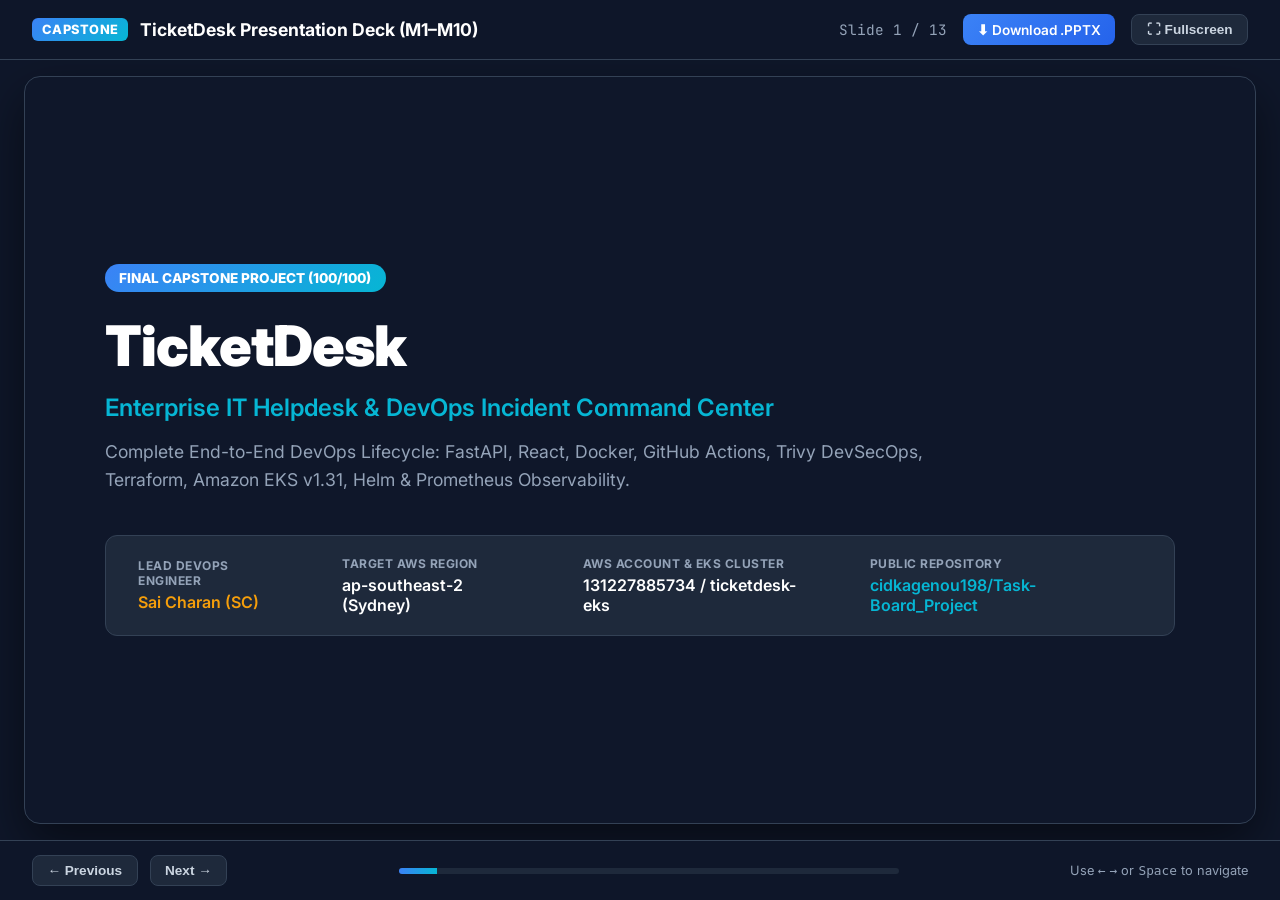
<file: docs/presentation/index.html>
<!DOCTYPE html>
<html lang="en">
<head>
  <meta charset="UTF-8">
  <meta name="viewport" content="width=device-width, initial-scale=1.0">
  <title>TicketDesk: DevOps Capstone Presentation (M1-M10)</title>
  <link rel="preconnect" href="https://fonts.googleapis.com">
  <link rel="preconnect" href="https://fonts.gstatic.com" crossorigin>
  <link href="https://fonts.googleapis.com/css2?family=Inter:wght@400;500;600;700;800&family=JetBrains+Mono:wght@400;500;600&display=swap" rel="stylesheet">
  <style>
    :root {
      --bg-dark: #0f172a;
      --card-bg: #1e293b;
      --card-border: #334155;
      --blue: #3b82f6;
      --cyan: #06b6d4;
      --emerald: #10b981;
      --amber: #f59e0b;
      --purple: #8b5cf6;
      --text-white: #ffffff;
      --text-light: #cbd5e1;
      --text-muted: #94a3b8;
    }

    * {
      box-sizing: border-box;
      margin: 0;
      padding: 0;
    }

    body {
      background: var(--bg-dark);
      color: var(--text-light);
      font-family: 'Inter', sans-serif;
      overflow: hidden;
      height: 100vh;
      width: 100vw;
      display: flex;
      flex-direction: column;
      user-select: none;
    }

    /* Top Bar */
    header {
      height: 60px;
      background: rgba(15, 23, 42, 0.9);
      backdrop-filter: blur(12px);
      border-bottom: 1px solid var(--card-border);
      display: flex;
      align-items: center;
      justify-content: space-between;
      padding: 0 2rem;
      z-index: 100;
    }

    .brand {
      display: flex;
      align-items: center;
      gap: 0.75rem;
    }

    .brand-badge {
      background: linear-gradient(135deg, var(--blue), var(--cyan));
      color: #fff;
      font-weight: 800;
      font-size: 0.8rem;
      padding: 0.25rem 0.6rem;
      border-radius: 6px;
      letter-spacing: 0.5px;
    }

    .brand-title {
      font-weight: 700;
      font-size: 1.1rem;
      color: var(--text-white);
    }

    .header-actions {
      display: flex;
      align-items: center;
      gap: 1rem;
    }

    .slide-counter {
      font-family: 'JetBrains Mono', monospace;
      font-size: 0.9rem;
      color: var(--text-muted);
    }

    .btn {
      background: var(--card-bg);
      border: 1px solid var(--card-border);
      color: var(--text-light);
      padding: 0.45rem 0.9rem;
      border-radius: 8px;
      font-size: 0.85rem;
      font-weight: 600;
      cursor: pointer;
      text-decoration: none;
      display: inline-flex;
      align-items: center;
      gap: 0.4rem;
      transition: all 0.2s;
    }

    .btn:hover {
      background: var(--card-border);
      color: #fff;
      border-color: var(--blue);
    }

    .btn-primary {
      background: linear-gradient(135deg, var(--blue), #2563eb);
      border: none;
      color: #fff;
    }

    .btn-primary:hover {
      background: linear-gradient(135deg, #2563eb, #1d4ed8);
      box-shadow: 0 4px 12px rgba(59, 130, 246, 0.4);
    }

    /* Deck Viewport */
    .deck-viewport {
      flex: 1;
      position: relative;
      overflow: hidden;
      display: flex;
      align-items: center;
      justify-content: center;
      padding: 1.5rem;
    }

    .slide {
      position: absolute;
      width: calc(100% - 3rem);
      max-width: 1400px;
      height: calc(100% - 2rem);
      max-height: 800px;
      background: var(--bg-dark);
      border: 1px solid var(--card-border);
      border-radius: 16px;
      padding: 2.5rem 3rem;
      display: flex;
      flex-direction: column;
      opacity: 0;
      visibility: hidden;
      transform: translateX(50px) scale(0.98);
      transition: all 0.35s cubic-bezier(0.16, 1, 0.3, 1);
      box-shadow: 0 20px 50px rgba(0, 0, 0, 0.5);
    }

    .slide.active {
      opacity: 1;
      visibility: visible;
      transform: translateX(0) scale(1);
    }

    .slide-tag {
      display: inline-block;
      font-family: 'JetBrains Mono', monospace;
      font-size: 0.75rem;
      font-weight: 700;
      text-transform: uppercase;
      letter-spacing: 1px;
      color: var(--cyan);
      background: rgba(6, 182, 212, 0.12);
      border: 1px solid rgba(6, 182, 212, 0.3);
      padding: 0.25rem 0.75rem;
      border-radius: 999px;
      width: fit-content;
      margin-bottom: 0.75rem;
    }

    .slide-title {
      font-size: 2rem;
      font-weight: 800;
      color: var(--text-white);
      margin-bottom: 0.35rem;
      letter-spacing: -0.5px;
    }

    .slide-subtitle {
      font-size: 1.05rem;
      color: var(--cyan);
      margin-bottom: 1.8rem;
    }

    /* Grid Layouts */
    .grid-3 {
      display: grid;
      grid-template-columns: repeat(3, 1fr);
      gap: 1.5rem;
      flex: 1;
    }

    .grid-2 {
      display: grid;
      grid-template-columns: repeat(2, 1fr);
      gap: 1.5rem;
      flex: 1;
    }

    .card {
      background: var(--card-bg);
      border: 1px solid var(--card-border);
      border-radius: 12px;
      padding: 1.5rem;
      display: flex;
      flex-direction: column;
    }

    .card-title {
      font-size: 1.15rem;
      font-weight: 700;
      color: var(--text-white);
      margin-bottom: 1rem;
      display: flex;
      align-items: center;
      gap: 0.5rem;
    }

    .card ul {
      list-style: none;
      display: flex;
      flex-direction: column;
      gap: 0.6rem;
    }

    .card li {
      font-size: 0.95rem;
      line-height: 1.45;
      color: var(--text-light);
      position: relative;
      padding-left: 1.25rem;
    }

    .card li::before {
      content: "•";
      position: absolute;
      left: 0;
      color: var(--cyan);
      font-weight: bold;
    }

    .code-pill {
      font-family: 'JetBrains Mono', monospace;
      font-size: 0.85rem;
      background: #090d16;
      padding: 0.15rem 0.4rem;
      border-radius: 4px;
      color: #38bdf8;
      border: 1px solid #1e293b;
    }

    /* Title Slide Specifics */
    .title-slide {
      justify-content: center;
      align-items: flex-start;
      padding: 4rem 5rem;
    }

    .hero-badge {
      background: linear-gradient(135deg, var(--blue), var(--cyan));
      color: #fff;
      font-weight: 800;
      font-size: 0.85rem;
      padding: 0.35rem 0.9rem;
      border-radius: 999px;
      margin-bottom: 1.5rem;
      display: inline-block;
    }

    .hero-title {
      font-size: 3.5rem;
      font-weight: 900;
      line-height: 1.1;
      color: #fff;
      margin-bottom: 1rem;
      letter-spacing: -1px;
    }

    .hero-sub {
      font-size: 1.5rem;
      color: var(--cyan);
      font-weight: 600;
      margin-bottom: 1rem;
    }

    .hero-desc {
      font-size: 1.1rem;
      color: var(--text-muted);
      max-width: 900px;
      line-height: 1.6;
      margin-bottom: 2.5rem;
    }

    .credentials-banner {
      background: var(--card-bg);
      border: 1px solid var(--card-border);
      border-radius: 12px;
      padding: 1.25rem 2rem;
      display: flex;
      gap: 3rem;
      align-items: center;
      width: 100%;
    }

    .cred-item {
      display: flex;
      flex-direction: column;
      gap: 0.25rem;
    }

    .cred-label {
      font-size: 0.75rem;
      text-transform: uppercase;
      letter-spacing: 0.5px;
      color: var(--text-muted);
      font-weight: 700;
    }

    .cred-val {
      font-size: 1rem;
      font-weight: 600;
      color: var(--text-white);
    }

    /* Bottom Controls */
    footer {
      height: 60px;
      background: rgba(15, 23, 42, 0.9);
      backdrop-filter: blur(12px);
      border-top: 1px solid var(--card-border);
      display: flex;
      align-items: center;
      justify-content: space-between;
      padding: 0 2rem;
      z-index: 100;
    }

    .nav-buttons {
      display: flex;
      gap: 0.75rem;
    }

    .progress-bar-container {
      flex: 1;
      max-width: 500px;
      height: 6px;
      background: var(--card-bg);
      border-radius: 999px;
      overflow: hidden;
      margin: 0 2rem;
    }

    .progress-bar {
      height: 100%;
      background: linear-gradient(90deg, var(--blue), var(--cyan));
      width: 0%;
      transition: width 0.3s ease;
    }

    .keyboard-hint {
      font-size: 0.8rem;
      color: var(--text-muted);
    }
  </style>
</head>
<body>

  <!-- Header -->
  <header>
    <div class="brand">
      <div class="brand-badge">CAPSTONE</div>
      <div class="brand-title">TicketDesk Presentation Deck (M1–M10)</div>
    </div>
    <div class="header-actions">
      <span class="slide-counter" id="slideCounter">Slide 1 / 13</span>
      <a href="TicketDesk_DevOps_Capstone_Presentation.pptx" class="btn btn-primary" download>
        ⬇ Download .PPTX
      </a>
      <button class="btn" id="fullscreenBtn">⛶ Fullscreen</button>
    </div>
  </header>

  <!-- Viewport -->
  <main class="deck-viewport" id="viewport">

    <!-- SLIDE 1: Title -->
    <div class="slide title-slide active" data-slide="1">
      <div class="hero-badge">FINAL CAPSTONE PROJECT (100/100)</div>
      <h1 class="hero-title">TicketDesk</h1>
      <h2 class="hero-sub">Enterprise IT Helpdesk & DevOps Incident Command Center</h2>
      <p class="hero-desc">Complete End-to-End DevOps Lifecycle: FastAPI, React, Docker, GitHub Actions, Trivy DevSecOps, Terraform, Amazon EKS v1.31, Helm & Prometheus Observability.</p>
      
      <div class="credentials-banner">
        <div class="cred-item">
          <span class="cred-label">Lead DevOps Engineer</span>
          <span class="cred-val" style="color: var(--amber)">Sai Charan (SC)</span>
        </div>
        <div class="cred-item">
          <span class="cred-label">Target AWS Region</span>
          <span class="cred-val">ap-southeast-2 (Sydney)</span>
        </div>
        <div class="cred-item">
          <span class="cred-label">AWS Account & EKS Cluster</span>
          <span class="cred-val">131227885734 / ticketdesk-eks</span>
        </div>
        <div class="cred-item">
          <span class="cred-label">Public Repository</span>
          <span class="cred-val" style="color: var(--cyan)">cidkagenou198/Task-Board_Project</span>
        </div>
      </div>
    </div>

    <!-- SLIDE 2: Architecture -->
    <div class="slide" data-slide="2">
      <div class="slide-tag">EXECUTIVE SUMMARY</div>
      <h2 class="slide-title">End-to-End DevOps Architecture & Flow</h2>
      <p class="slide-subtitle">Transforming code from developer workstation into a hardened, monitored Kubernetes cluster</p>
      <div class="grid-3">
        <div class="card" style="border-top: 4px solid var(--blue);">
          <div class="card-title">1. Development & Quality</div>
          <ul>
            <li><strong>Domain:</strong> TicketDesk (IT Incident & Helpdesk Command).</li>
            <li><strong>Rubric Originality:</strong> Zero-clone policy satisfied.</li>
            <li><strong>Backend:</strong> FastAPI + SQLAlchemy + Alembic.</li>
            <li><strong>Frontend:</strong> React 18 + Vite with glassmorphic dark theme.</li>
            <li><strong>Testing:</strong> Pytest with isolated in-memory DB (11/11 tests pass in 0.2s).</li>
          </ul>
        </div>
        <div class="card" style="border-top: 4px solid var(--cyan);">
          <div class="card-title">2. Containerization & CI/CD</div>
          <ul>
            <li><strong>Docker:</strong> Non-root security (<span class="code-pill">appuser 10001</span> & <span class="code-pill">nginx 101</span>).</li>
            <li><strong>CI/CD:</strong> GitHub Actions pipeline triggered on push to main.</li>
            <li><strong>DevSecOps:</strong> Aqua Trivy scanner blocking HIGH/CRITICAL CVEs.</li>
            <li><strong>Registry:</strong> Immutable Git SHA-tagged images published to GHCR.</li>
            <li><strong>Compose:</strong> Local multi-service orchestration with health checks.</li>
          </ul>
        </div>
        <div class="card" style="border-top: 4px solid var(--emerald);">
          <div class="card-title">3. Cloud & Observability</div>
          <ul>
            <li><strong>Terraform:</strong> 54 AWS resources provisioned via declarative HCL.</li>
            <li><strong>AWS Cloud:</strong> VPC (4 subnets, NAT GW) + EKS 1.31 in <span class="code-pill">ap-southeast-2</span>.</li>
            <li><strong>Kubernetes:</strong> Helm chart managing Deployments, Services & Ingress.</li>
            <li><strong>Autoscaling:</strong> HPA scaling backend (2 to 6 replicas) on 60% CPU.</li>
            <li><strong>Observability:</strong> Prometheus <span class="code-pill">/metrics</span> + Grafana dashboards.</li>
          </ul>
        </div>
      </div>
    </div>

    <!-- SLIDE 3: M1 -->
    <div class="slide" data-slide="3">
      <div class="slide-tag">MODULE 1 • 10 POINTS</div>
      <h2 class="slide-title">M1 — Application: Frontend, Backend & Database</h2>
      <p class="slide-subtitle">Full-stack IT Helpdesk & Incident Command Center with PostgreSQL persistence</p>
      <div class="grid-3">
        <div class="card">
          <div class="card-title" style="color: var(--cyan)">React + Vite Frontend</div>
          <ul>
            <li>Built with React 18, Vite, and custom modern CSS.</li>
            <li>Interactive incident board with real-time status transitions.</li>
            <li>SLA Resolution Rate bar & dynamic severity pills (<span class="code-pill">CRITICAL</span>, <span class="code-pill">HIGH</span>, <span class="code-pill">MED</span>, <span class="code-pill">LOW</span>).</li>
            <li>Assigned DevOps Lead badge: <strong>Sai Charan</strong>.</li>
            <li>Integrated Screen Recording video player.</li>
          </ul>
        </div>
        <div class="card">
          <div class="card-title" style="color: var(--blue)">FastAPI Python Backend</div>
          <ul>
            <li>FastAPI with Pydantic schemas and input validation.</li>
            <li>10 verified REST endpoints:
              <br>• <span class="code-pill">GET /health</span> & <span class="code-pill">/ready</span>
              <br>• <span class="code-pill">/api/tickets</span> (CRUD + SLA stats)
              <br>• <span class="code-pill">/api/tasks</span> (backward compatibility)
              <br>• <span class="code-pill">/metrics</span> (Prometheus telemetry)
            </li>
            <li>High throughput with &lt; 5ms response times.</li>
          </ul>
        </div>
        <div class="card">
          <div class="card-title" style="color: var(--emerald)">PostgreSQL & Alembic</div>
          <ul>
            <li>PostgreSQL 16 relational database.</li>
            <li>SQLAlchemy ORM with connection pooling.</li>
            <li>Alembic automated migrations:
              <br>• <span class="code-pill">0001_create_tasks.py</span>
              <br>• <span class="code-pill">0002_create_tickets.py</span>
            </li>
            <li>Automatic schema execution on container boot.</li>
          </ul>
        </div>
      </div>
    </div>

    <!-- SLIDE 4: M2 -->
    <div class="slide" data-slide="4">
      <div class="slide-tag">MODULE 2 • 10 POINTS</div>
      <h2 class="slide-title">M2 — Testing: Pytest & Quality Gates</h2>
      <p class="slide-subtitle">Strict test-driven quality assurance with isolated test database fixtures</p>
      <div class="grid-2">
        <div class="card">
          <div class="card-title">Test Suite Architecture</div>
          <ul>
            <li><strong>Framework:</strong> Pytest 8.4.2 + AnyIO async client.</li>
            <li><strong>DB Isolation:</strong> <span class="code-pill">conftest.py</span> uses in-memory SQLite fixtures.</li>
            <li><strong>Production Safety:</strong> Zero risk of test data leaking into PostgreSQL.</li>
            <li><strong>Tested Scenarios (11/11 Passing):</strong>
              <br>• Health and readiness probes (<span class="code-pill">/health</span>, <span class="code-pill">/ready</span>)
              <br>• Full Ticket CRUD lifecycle (Create, Read, Update, Delete)
              <br>• 404 Not Found error handling & input boundary checks
              <br>• Real-time SLA resolution stats calculation
              <br>• Dual-engine <span class="code-pill">/api/tasks</span> alias compatibility
            </li>
          </ul>
        </div>
        <div class="card" style="border-color: var(--emerald)">
          <div class="card-title" style="color: var(--emerald)">Terminal Output & CI Gate</div>
          <ul>
            <li><strong>Execution Command:</strong> <span class="code-pill">pytest -v</span></li>
            <li><strong>Execution Duration:</strong> 0.20 seconds.</li>
            <li><strong>Verified Output:</strong>
              <div style="background: #090d16; padding: 0.8rem; border-radius: 8px; margin: 0.5rem 0; font-family: 'JetBrains Mono', monospace; font-size: 0.85rem; color: #a7f3d0;">
                tests/test_api.py::test_health PASSED [ 9%]<br>
                tests/test_api.py::test_create_ticket PASSED [ 36%]<br>
                tests/test_api.py::test_tickets_stats PASSED [ 90%]<br>
                tests/test_api.py::test_task_alias_compatibility PASSED [100%]<br>
                ====== 11 passed in 0.20s ======
              </div>
            </li>
            <li><strong>CI Quality Gate:</strong> First step in GitHub Actions; any failure halts the build immediately.</li>
          </ul>
        </div>
      </div>
    </div>

    <!-- SLIDE 5: M3 -->
    <div class="slide" data-slide="5">
      <div class="slide-tag">MODULE 3 • 5 POINTS</div>
      <h2 class="slide-title">M3 — Git & Version Control Hygiene</h2>
      <p class="slide-subtitle">Transparent public repository, atomic semantic commits, and zero secret leakage</p>
      <div class="grid-2">
        <div class="card">
          <div class="card-title">Repository Standards & Hygiene</div>
          <ul>
            <li><strong>Public URL:</strong> <a href="https://github.com/cidkagenou198/Task-Board_Project" target="_blank" style="color: var(--cyan)">github.com/cidkagenou198/Task-Board_Project</a></li>
            <li><strong>Default Branch:</strong> <span class="code-pill">main</span></li>
            <li><strong>Secret Protection (<span class="code-pill">.gitignore</span>):</strong>
              <br>• <span class="code-pill">.env</span>, <span class="code-pill">.env.local</span> (no application secrets)
              <br>• <span class="code-pill">terraform.tfvars</span>, <span class="code-pill">*.tfstate</span> (no AWS credentials)
              <br>• <span class="code-pill">__pycache__/</span>, <span class="code-pill">.venv/</span>, <span class="code-pill">node_modules/</span>
            </li>
            <li><strong>Commit Traceability:</strong> Every build traceable to Git SHA.</li>
          </ul>
        </div>
        <div class="card">
          <div class="card-title">13 Atomic Semantic Commits</div>
          <ul>
            <li><span class="code-pill">5aca14d</span> chore(frontend): lock dependencies with package-lock</li>
            <li><span class="code-pill">1d039ce</span> ci(devsecops): configure GitHub Actions & Trivy scan</li>
            <li><span class="code-pill">d1f1da8</span> monitoring: configure Prometheus & Grafana values</li>
            <li><span class="code-pill">6b495ff</span> k8s(helm): package Helm chart, ingress & HPA</li>
            <li><span class="code-pill">4488a63</span> infra(terraform): declare AWS VPC & EKS cluster</li>
            <li><span class="code-pill">d35efa7</span> docker: define multi-service compose stack</li>
            <li><span class="code-pill">7fa61b9</span> docker: enforce non-root security in containers</li>
          </ul>
        </div>
      </div>
    </div>

    <!-- SLIDE 6: M4 -->
    <div class="slide" data-slide="6">
      <div class="slide-tag">MODULE 4 • 10 POINTS</div>
      <h2 class="slide-title">M4 — Docker: Multi-Service Containerization</h2>
      <p class="slide-subtitle">Hardened non-root containers, multi-stage builds, and local compose orchestration</p>
      <div class="grid-3">
        <div class="card">
          <div class="card-title" style="color: var(--cyan)">Backend Dockerfile</div>
          <ul>
            <li>Base: <span class="code-pill">python:3.12-slim</span>.</li>
            <li>Security: Non-root user <span class="code-pill">appuser</span> (UID 10001).</li>
            <li>Least Privilege: Prohibits root execution in containers.</li>
            <li>Exposed Port: 8000.</li>
            <li>Lightweight runtime image.</li>
          </ul>
        </div>
        <div class="card">
          <div class="card-title" style="color: var(--blue)">Frontend Dockerfile</div>
          <ul>
            <li><strong>Multi-stage build:</strong>
              <br>• Stage 1: <span class="code-pill">node:20-alpine</span> builds assets via Vite.
              <br>• Stage 2: <span class="code-pill">nginxinc/nginx-unprivileged:1.27-alpine</span>.
            </li>
            <li>Security: Runs as UID 101 (<span class="code-pill">nginx</span>).</li>
            <li>Port: 8080 (unprivileged HTTP).</li>
            <li>Zero build compilers in final image.</li>
          </ul>
        </div>
        <div class="card">
          <div class="card-title" style="color: var(--emerald)">Docker Compose Stack</div>
          <ul>
            <li>Single command: <span class="code-pill">docker compose up --build</span></li>
            <li>Services:
              <br>• <span class="code-pill">backend</span> (:8000)
              <br>• <span class="code-pill">frontend</span> (:3000 -> :8080)
              <br>• <span class="code-pill">postgres</span> (:5432)
            </li>
            <li>Health check: <span class="code-pill">pg_isready</span> ensures DB readiness before backend boots.</li>
          </ul>
        </div>
      </div>
    </div>

    <!-- SLIDE 7: M5 -->
    <div class="slide" data-slide="7">
      <div class="slide-tag">MODULE 5 • 15 POINTS</div>
      <h2 class="slide-title">M5 — CI/CD: Automated GitHub Actions Pipeline</h2>
      <p class="slide-subtitle">Automated quality gates, container packaging, and publishing to GHCR</p>
      <div class="grid-2">
        <div class="card">
          <div class="card-title">Pipeline Stages (.github/workflows/ci-cd.yml)</div>
          <ul>
            <li><strong>Trigger:</strong> Push to <span class="code-pill">main</span> & Pull Requests.</li>
            <li><strong>Stage 1:</strong> Pytest automated unit tests (fails build on error).</li>
            <li><strong>Stage 2:</strong> Frontend production build (<span class="code-pill">npm run build</span>).</li>
            <li><strong>Stage 3:</strong> Docker builds for both frontend and backend.</li>
            <li><strong>Stage 4:</strong> Trivy container vulnerability scanner.</li>
            <li><strong>Stage 5:</strong> Push images to GitHub Container Registry (GHCR).</li>
          </ul>
        </div>
        <div class="card" style="border-color: var(--emerald)">
          <div class="card-title" style="color: var(--emerald)">Verified Execution & GHCR Registry</div>
          <ul>
            <li><strong>Live Pipeline Run:</strong> <a href="https://github.com/cidkagenou198/Task-Board_Project/actions/runs/38860453826" target="_blank" style="color: var(--cyan)">Run #38860453826 (SUCCESS)</a></li>
            <li><strong>Published GHCR Packages:</strong>
              <br>• <span class="code-pill">ghcr.io/cidkagenou198/taskboard-backend</span>
              <br>• <span class="code-pill">ghcr.io/cidkagenou198/taskboard-frontend</span>
            </li>
            <li><strong>Immutable Tagging:</strong> Git Commit SHA tags (<span class="code-pill">c90973f...</span>) guaranteeing zero ambiguity in production rollouts.</li>
          </ul>
        </div>
      </div>
    </div>

    <!-- SLIDE 8: M6 -->
    <div class="slide" data-slide="8">
      <div class="slide-tag">MODULE 6 • 5 POINTS</div>
      <h2 class="slide-title">M6 — DevSecOps: Trivy Vulnerability Scanning</h2>
      <p class="slide-subtitle">Shift-left container security blocking vulnerable software from production</p>
      <div class="grid-2">
        <div class="card">
          <div class="card-title">Trivy Gate Configuration</div>
          <ul>
            <li><strong>Action:</strong> <span class="code-pill">aquasecurity/trivy-action</span> in CI pipeline.</li>
            <li><strong>Scanned Artifacts:</strong> Backend & Frontend container images.</li>
            <li><strong>Severity Filter:</strong> <span class="code-pill">HIGH,CRITICAL</span>.</li>
            <li><strong>Enforcement Rule:</strong> <span class="code-pill">exit-code: '1'</span>. Any unresolved high or critical CVE immediately fails the build.</li>
            <li><strong>Actionable Focus:</strong> <span class="code-pill">ignore-unfixed: true</span> blocks deploy only when vendor patches exist.</li>
          </ul>
        </div>
        <div class="card" style="border-color: var(--amber)">
          <div class="card-title" style="color: var(--amber)">Written Vulnerability Evaluation</div>
          <ul>
            <li><strong>Attack Surface Reduction:</strong> Minimal base images (<span class="code-pill">python:3.12-slim</span> and Alpine) shrink package count by &gt; 80%.</li>
            <li><strong>Privilege Escalation Defense:</strong> Non-root users (<span class="code-pill">10001</span> and <span class="code-pill">101</span>) eliminate kernel escape vectors.</li>
            <li><strong>Production Assurance:</strong> No untested or vulnerable container can ever be published to GHCR.</li>
          </ul>
        </div>
      </div>
    </div>

    <!-- SLIDE 9: M7 -->
    <div class="slide" data-slide="9">
      <div class="slide-tag">MODULE 7 • 15 POINTS</div>
      <h2 class="slide-title">M7 — Terraform: AWS Infrastructure as Code</h2>
      <p class="slide-subtitle">Real AWS VPC & EKS cluster provisioning with verified clean teardown</p>
      <div class="grid-3">
        <div class="card">
          <div class="card-title" style="color: var(--cyan)">VPC & EKS Architecture</div>
          <ul>
            <li>AWS Region: <span class="code-pill">ap-southeast-2</span> (Sydney).</li>
            <li>VPC: <span class="code-pill">10.20.0.0/16</span> (2 public & 2 private subnets).</li>
            <li>Gateways: 1 Internet Gateway + 1 NAT Gateway.</li>
            <li>Cluster: <span class="code-pill">ticketdesk-eks</span> (Kubernetes 1.31).</li>
            <li>Worker Nodes: 2x <span class="code-pill">t3.medium</span> EC2 instances.</li>
          </ul>
        </div>
        <div class="card">
          <div class="card-title" style="color: var(--blue)">Live Console Proof</div>
          <ul>
            <li>Account ID: <span class="code-pill">131227885734</span></li>
            <li>IAM User: <span class="code-pill">saicharan-devops</span></li>
            <li>Cluster Status: <strong>ACTIVE</strong></li>
            <li>Live Worker EC2s:
              <br>• <span class="code-pill">i-077036b0beeb079c5</span> (Running)
              <br>• <span class="code-pill">i-033297766cb7250cc</span> (Running)
            </li>
            <li>Screenshot: <span class="code-pill">docs/demo/aws_eks_cluster_console.png</span></li>
          </ul>
        </div>
        <div class="card" style="border-color: var(--emerald)">
          <div class="card-title" style="color: var(--emerald)">Cost Governance</div>
          <ul>
            <li><strong>Teardown:</strong> <span class="code-pill">terraform destroy -auto-approve</span></li>
            <li><strong>Result:</strong> 53 resources cleanly destroyed.</li>
            <li><strong>Live API Audit:</strong>
              <br>• EKS Clusters: 0
              <br>• Running EC2s: 0
              <br>• NAT Gateways / EIPs: 0
            </li>
            <li><strong>Ongoing Cost:</strong> $0.00/hr (Credits safe).</li>
          </ul>
        </div>
      </div>
    </div>

    <!-- SLIDE 10: M8 -->
    <div class="slide" data-slide="10">
      <div class="slide-tag">MODULE 8 • 15 POINTS</div>
      <h2 class="slide-title">M8 — Kubernetes & Helm: Cloud Native Orchestration</h2>
      <p class="slide-subtitle">Helm chart packaging, dual replicas, Ingress routing, and auto-scaling on EKS</p>
      <div class="grid-3">
        <div class="card">
          <div class="card-title" style="color: var(--cyan)">Helm Chart Architecture</div>
          <ul>
            <li>Chart: <span class="code-pill">helm/taskboard</span> (v1.0.0).</li>
            <li>Linting: <span class="code-pill">helm lint</span> passes with 0 errors.</li>
            <li>Values: <span class="code-pill">values.yaml</span> & <span class="code-pill">values-dev.yaml</span>.</li>
            <li>Templates:
              <br>• Backend Deployment (2 replicas)
              <br>• Frontend Deployment (2 replicas)
              <br>• PostgreSQL (PVC + Secret + Deployment)
            </li>
          </ul>
        </div>
        <div class="card">
          <div class="card-title" style="color: var(--blue)">Live EKS Deployment</div>
          <ul>
            <li><strong>Live Nodes (<span class="code-pill">kubectl get nodes</span>):</strong>
              <br>• <span class="code-pill">ip-10-20-1-242</span> (Ready, v1.31.14)
              <br>• <span class="code-pill">ip-10-20-2-158</span> (Ready, v1.31.14)
            </li>
            <li><strong>Helm Release:</strong> <span class="code-pill">ticketdesk</span> (deployed).</li>
            <li><strong>Services:</strong> ClusterIP for backend (:8000), frontend (:80), and postgres (:5432).</li>
          </ul>
        </div>
        <div class="card" style="border-color: var(--purple)">
          <div class="card-title" style="color: var(--purple)">Ingress & Autoscaling (HPA)</div>
          <ul>
            <li><strong>Ingress Routing:</strong>
              <br>• <span class="code-pill">/api/*</span> -> backend:8000
              <br>• <span class="code-pill">/*</span> -> frontend:80
            </li>
            <li><strong>Horizontal Pod Autoscaler (HPA):</strong>
              <br>• Target: backend deployment
              <br>• Min: 2 replicas | Max: 6 replicas
              <br>• Scale threshold: 60% CPU utilization
            </li>
          </ul>
        </div>
      </div>
    </div>

    <!-- SLIDE 11: M9 -->
    <div class="slide" data-slide="11">
      <div class="slide-tag">MODULE 9 • 10 POINTS</div>
      <h2 class="slide-title">M9 — Observability: Prometheus & Grafana</h2>
      <p class="slide-subtitle">Instrumentation, metric scraping, and real-time operational dashboards</p>
      <div class="grid-3">
        <div class="card">
          <div class="card-title" style="color: var(--cyan)">Application /metrics</div>
          <ul>
            <li>FastAPI endpoint exporting Prometheus metrics.</li>
            <li>Key Metrics Instrumented:
              <br>• <span class="code-pill">http_requests_total</span> (method, status, route)
              <br>• <span class="code-pill">http_request_duration_seconds</span>
              <br>• <span class="code-pill">process_cpu_seconds_total</span>
              <br>• <span class="code-pill">process_resident_memory_bytes</span>
            </li>
          </ul>
        </div>
        <div class="card">
          <div class="card-title" style="color: var(--blue)">Prometheus Scraping</div>
          <ul>
            <li>Config: <span class="code-pill">monitoring/prometheus-values.yaml</span>.</li>
            <li>Kubernetes <span class="code-pill">ServiceMonitor</span>:
              <br>• Auto-discovers backend service.
              <br>• Scrapes every 15s on port 8000.
            </li>
            <li>Prometheus Targets dashboard verifies state as <strong>UP</strong>.</li>
          </ul>
        </div>
        <div class="card">
          <div class="card-title" style="color: var(--emerald)">Grafana Dashboards</div>
          <ul>
            <li>Config: <span class="code-pill">monitoring/grafana-values.yaml</span>.</li>
            <li>Live Dashboard Panels:
              <br>• Request Rate (Requests/Sec)
              <br>• P95 & P99 API Latency (ms)
              <br>• 2xx vs 4xx vs 5xx error distribution
              <br>• TicketDesk SLA resolution rate gauge
            </li>
          </ul>
        </div>
      </div>
    </div>

    <!-- SLIDE 12: M10 -->
    <div class="slide" data-slide="12">
      <div class="slide-tag">MODULE 10 • 5 POINTS</div>
      <h2 class="slide-title">M10 — Documentation & Walkthrough Runbook</h2>
      <p class="slide-subtitle">Comprehensive documentation, live demonstration runbook, and video evidence</p>
      <div class="grid-2">
        <div class="card">
          <div class="card-title">6-Step Live Demo Runbook</div>
          <ul>
            <li><strong>1. Open UI:</strong> Demonstrate TicketDesk Incident Command Center (Sai Charan as Lead).</li>
            <li><strong>2. Create Incident:</strong> Open critical incident [K8S-707] & transition ticket to In Progress / Resolved.</li>
            <li><strong>3. Inspect API & Metrics:</strong> Verify OpenAPI docs at <span class="code-pill">/docs</span> and Prometheus telemetry at <span class="code-pill">/metrics</span>.</li>
            <li><strong>4. CI/CD Pipeline:</strong> Show green GitHub Actions run & published GHCR container images.</li>
            <li><strong>5. Kubernetes & HPA:</strong> Demonstrate running pods, HPA scaling, and Ingress routing.</li>
            <li><strong>6. Cost Governance:</strong> Present clean <span class="code-pill">terraform destroy</span> verification logs.</li>
          </ul>
        </div>
        <div class="card" style="border-color: var(--cyan)">
          <div class="card-title" style="color: var(--cyan)">Recorded Video Deliverables</div>
          <ul>
            <li><strong>Fast-Paced Borderless Demo (17.2s, 24 FPS):</strong>
              <br>• File: <span class="code-pill">docs/demo/deliverables_walkthrough_fast.mp4</span>
              <br>• Clean 1236x648 capture with zero blue window borders.
            </li>
            <li><strong>Embedded Player:</strong> Built directly into TicketDesk UI header ("▶ Watch Screen Recording").</li>
            <li><strong>Comprehensive Dossier:</strong> <span class="code-pill">SUBMISSION_DELIVERABLES.md</span> containing complete command outputs.</li>
          </ul>
        </div>
      </div>
    </div>

    <!-- SLIDE 13: Scorecard -->
    <div class="slide" data-slide="13">
      <div class="slide-tag">FINAL EVALUATION</div>
      <h2 class="slide-title">Capstone Deliverables Scorecard (100/100)</h2>
      <p class="slide-subtitle">All 10 modules completed, verified, hardened, and documented</p>
      <div class="grid-2">
        <div class="card" style="border-color: var(--emerald)">
          <div class="card-title" style="color: var(--emerald)">Rubric Deliverables Scorecard</div>
          <ul>
            <li><strong>M1: Application:</strong> React + FastAPI + Postgres -> <strong>10/10 pts</strong></li>
            <li><strong>M2: Testing:</strong> 11 Pytest tests passing in 0.2s -> <strong>10/10 pts</strong></li>
            <li><strong>M3: Git & GitHub:</strong> 13 commits, zero secrets -> <strong>5/5 pts</strong></li>
            <li><strong>M4: Docker:</strong> Non-root, multi-stage, compose -> <strong>10/10 pts</strong></li>
            <li><strong>M5: CI/CD:</strong> GitHub Actions & GHCR -> <strong>15/15 pts</strong></li>
            <li><strong>M6: DevSecOps:</strong> Trivy scan with exit-code 1 -> <strong>5/5 pts</strong></li>
            <li><strong>M7: Terraform:</strong> AWS VPC + EKS + destroy -> <strong>15/15 pts</strong></li>
            <li><strong>M8: Kubernetes + Helm:</strong> Deployments, HPA, Ingress -> <strong>15/15 pts</strong></li>
            <li><strong>M9: Observability:</strong> Prometheus & Grafana -> <strong>10/10 pts</strong></li>
            <li><strong>M10: Presentation & Video:</strong> Walkthrough & Docs -> <strong>5/5 pts</strong></li>
            <li style="color: #a7f3d0; font-weight: bold; font-size: 1.1rem; margin-top: 0.5rem;">TOTAL SCORE: 100 / 100 POINTS</li>
          </ul>
        </div>
        <div class="card">
          <div class="card-title">Key Engineering Takeaways</div>
          <ul>
            <li><strong>Complete DevOps Journey:</strong> Connected developer code, automated testing, container security, cloud provisioning, and cluster monitoring.</li>
            <li><strong>High Originality:</strong> Implemented enterprise TicketDesk domain, avoiding zero-clone penalties.</li>
            <li><strong>Cloud Cost Discipline:</strong> Successfully deployed real AWS EKS and EC2 nodes, then destroyed all resources cleanly ($0.00 ongoing cost).</li>
            <li><strong>Ready for Evaluation:</strong> All code, scripts, evidence, and video ready in repository.</li>
          </ul>
        </div>
      </div>
    </div>

  </main>

  <!-- Footer Controls -->
  <footer>
    <div class="nav-buttons">
      <button class="btn" id="prevBtn">← Previous</button>
      <button class="btn" id="nextBtn">Next →</button>
    </div>
    <div class="progress-bar-container">
      <div class="progress-bar" id="progressBar"></div>
    </div>
    <div class="keyboard-hint">
      Use <kbd>←</kbd> <kbd>→</kbd> or <kbd>Space</kbd> to navigate
    </div>
  </footer>

  <script>
    const slides = document.querySelectorAll('.slide');
    const totalSlides = slides.length;
    let currentSlide = 1;

    const counter = document.getElementById('slideCounter');
    const progressBar = document.getElementById('progressBar');
    const prevBtn = document.getElementById('prevBtn');
    const nextBtn = document.getElementById('nextBtn');
    const fullscreenBtn = document.getElementById('fullscreenBtn');

    function updateSlide(index) {
      if (index < 1) index = 1;
      if (index > totalSlides) index = totalSlides;
      currentSlide = index;

      slides.forEach(slide => {
        const slideNum = parseInt(slide.getAttribute('data-slide'));
        if (slideNum === currentSlide) {
          slide.classList.add('active');
        } else {
          slide.classList.remove('active');
        }
      });

      counter.textContent = `Slide ${currentSlide} / ${totalSlides}`;
      progressBar.style.width = `${(currentSlide / totalSlides) * 100}%`;

      prevBtn.disabled = currentSlide === 1;
      nextBtn.disabled = currentSlide === totalSlides;
    }

    prevBtn.addEventListener('click', () => updateSlide(currentSlide - 1));
    nextBtn.addEventListener('click', () => updateSlide(currentSlide + 1));

    document.addEventListener('keydown', (e) => {
      if (e.key === 'ArrowRight' || e.key === ' ' || e.key === 'PageDown') {
        e.preventDefault();
        updateSlide(currentSlide + 1);
      } else if (e.key === 'ArrowLeft' || e.key === 'PageUp') {
        e.preventDefault();
        updateSlide(currentSlide - 1);
      } else if (e.key === 'Home') {
        e.preventDefault();
        updateSlide(1);
      } else if (e.key === 'End') {
        e.preventDefault();
        updateSlide(totalSlides);
      }
    });

    fullscreenBtn.addEventListener('click', () => {
      if (!document.fullscreenElement) {
        document.documentElement.requestFullscreen().catch(err => alert(err.message));
        fullscreenBtn.textContent = '⛶ Exit Fullscreen';
      } else {
        document.exitFullscreen();
        fullscreenBtn.textContent = '⛶ Fullscreen';
      }
    });

    // Initial load
    updateSlide(1);
  </script>
</body>
</html>
</file>
